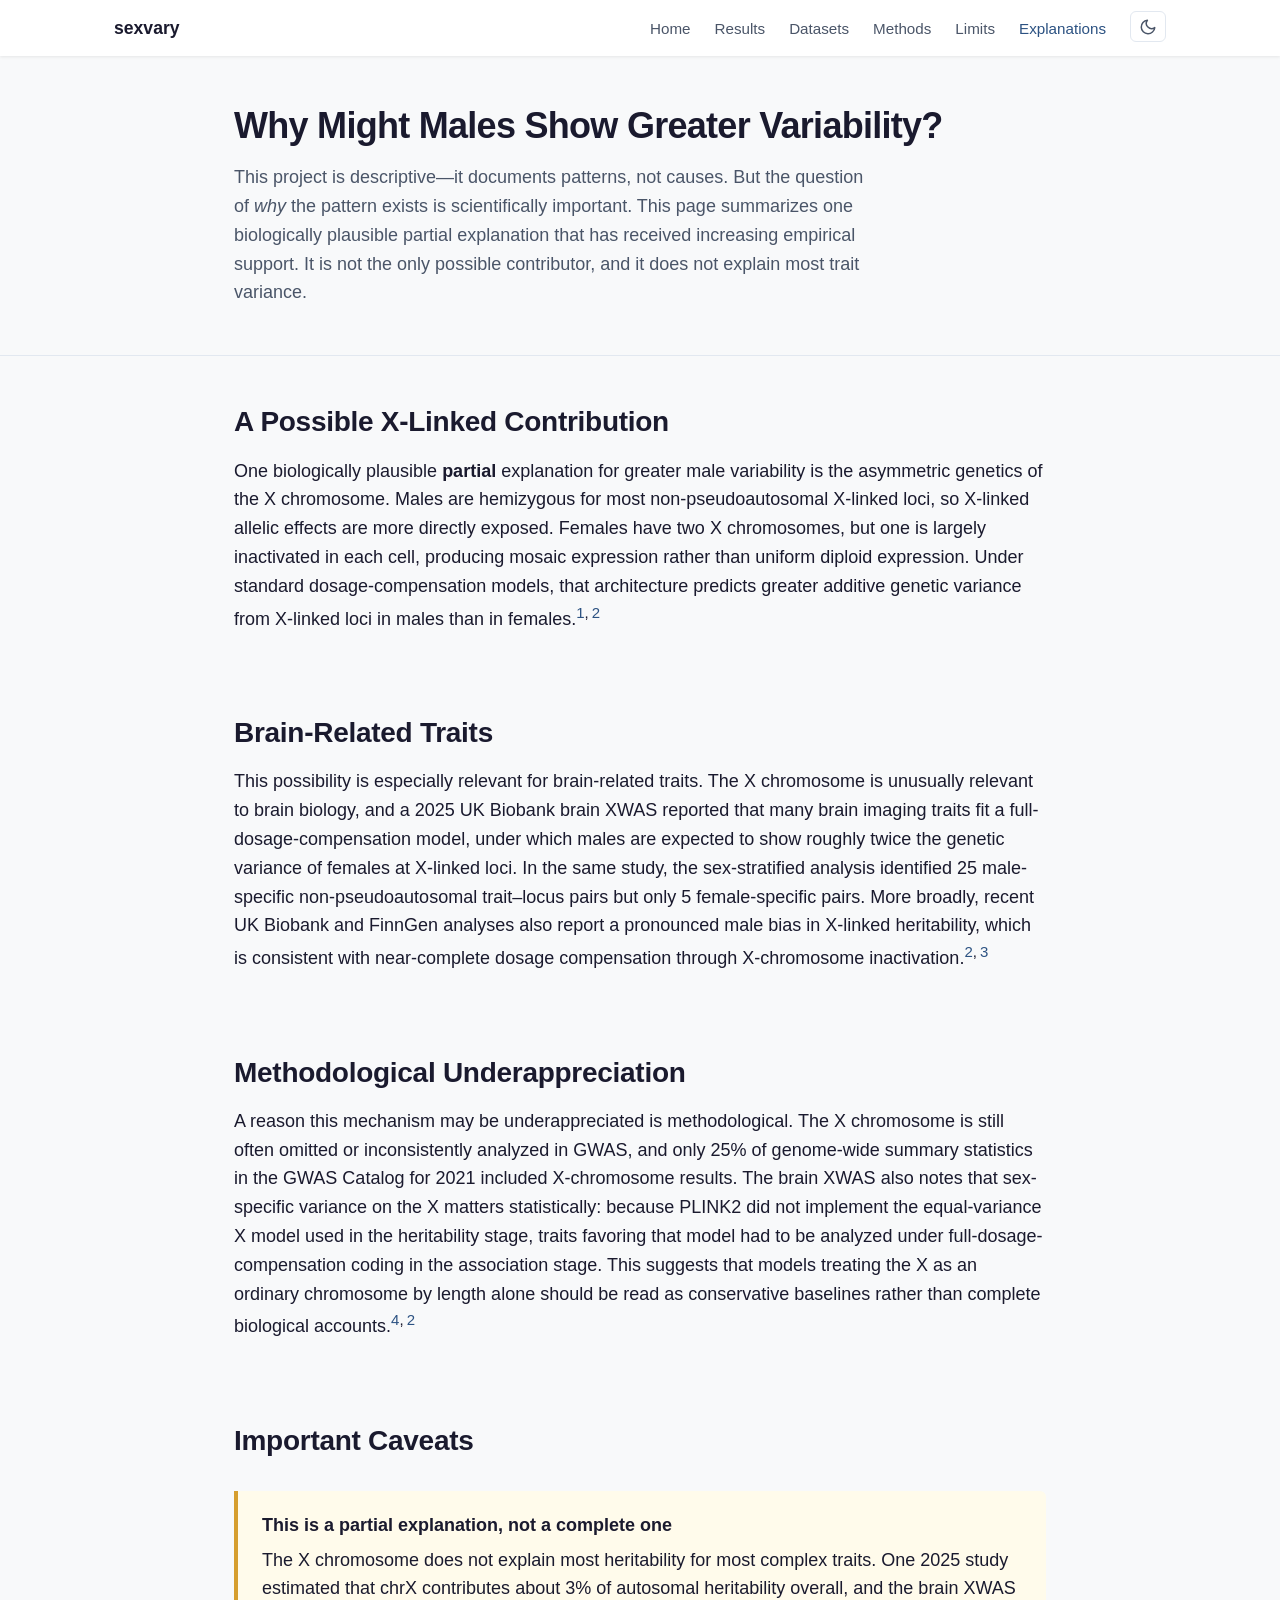
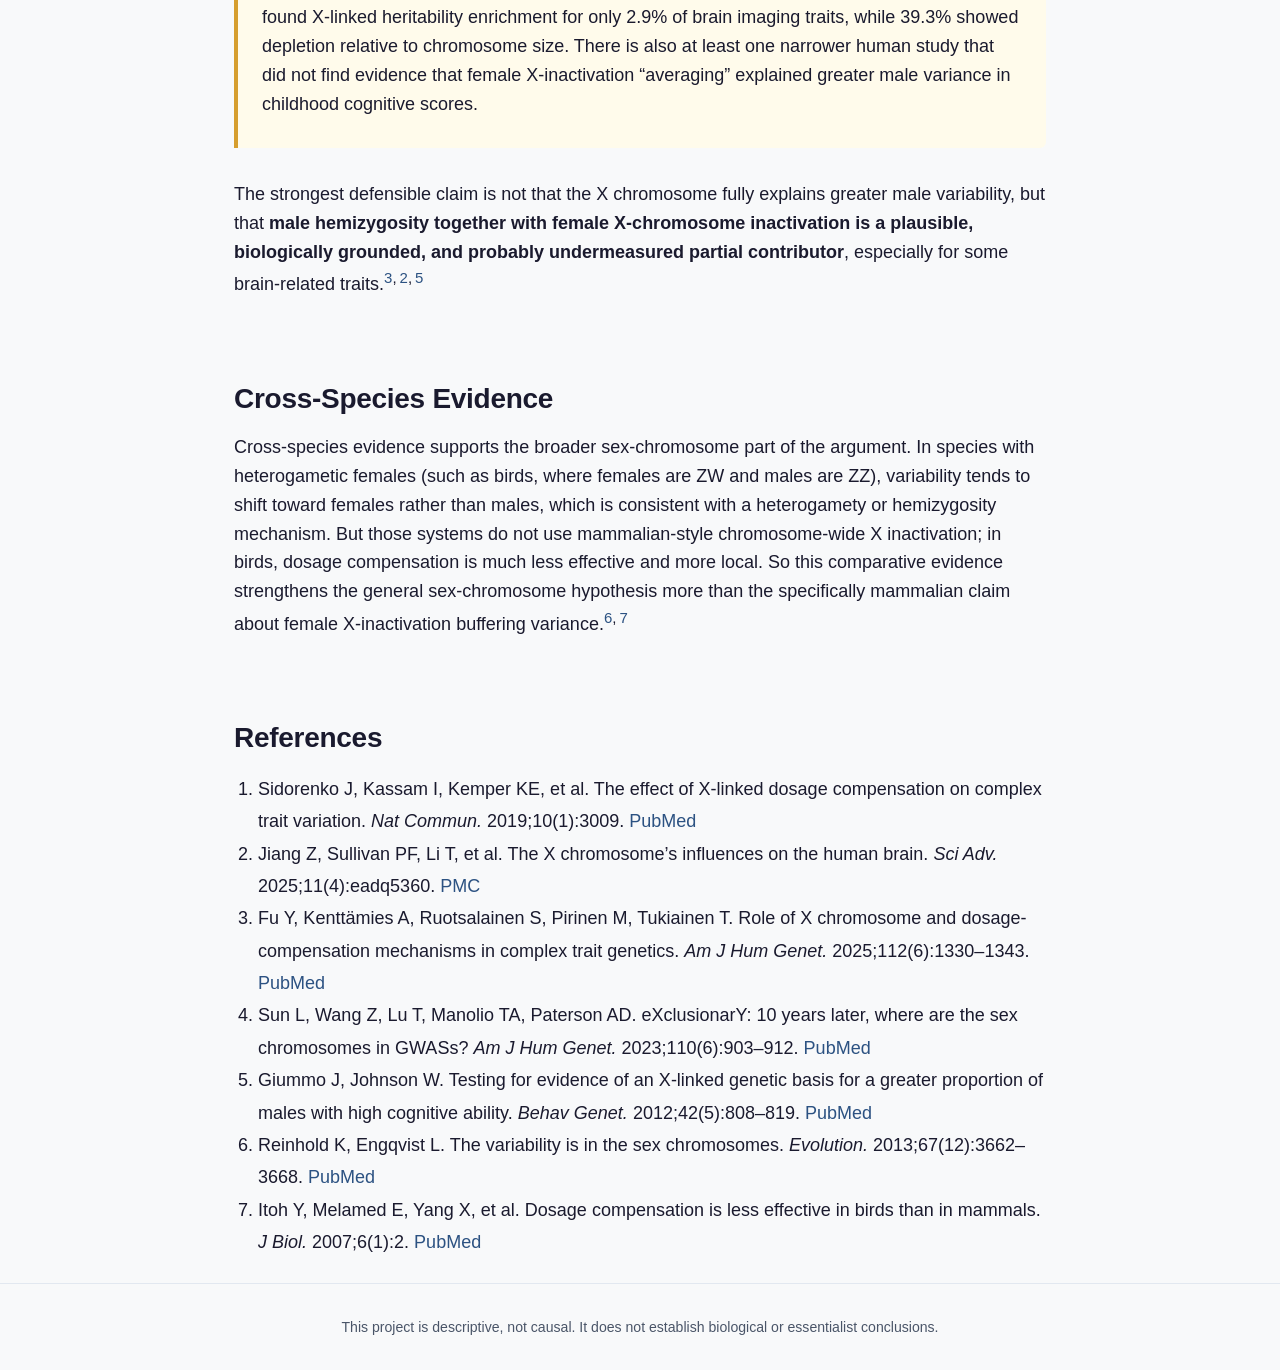
<file: site/explanations.html>
<!DOCTYPE html>
<html lang="en">
<head>
  <meta charset="utf-8">
  <meta name="viewport" content="width=device-width, initial-scale=1">
  <title>Possible Explanations &mdash; Sex Differences in Variability</title>
  <link rel="stylesheet" href="assets/css/main.css">
  <script src="assets/js/main.js"></script>
</head>
<body>

<nav class="nav">
  <div class="nav__inner">
    <a href="index.html" class="nav__brand">sexvary</a>
    <button class="nav__toggle" aria-label="Toggle navigation" aria-expanded="false">&#9776;</button>
    <ul class="nav__links">
      <li><a href="index.html">Home</a></li>
      <li><a href="results.html">Results</a></li>
      <li><a href="datasets.html">Datasets</a></li>
      <li><a href="methods.html">Methods</a></li>
      <li><a href="limits.html">Limits</a></li>
      <li><a href="explanations.html" class="active">Explanations</a></li>
      <li><button class="theme-toggle" aria-label="Toggle dark mode"></button></li>
    </ul>
  </div>
</nav>

<header class="page-header">
  <div class="container">
    <h1>Why Might Males Show Greater Variability?</h1>
    <p>This project is descriptive&mdash;it documents patterns, not causes. But the question of <em>why</em> the pattern exists is scientifically important. This page summarizes one biologically plausible partial explanation that has received increasing empirical support. It is not the only possible contributor, and it does not explain most trait variance.</p>
  </div>
</header>

<main class="prose-tight">

  <section class="section">
    <div class="container">
      <h2>A Possible X-Linked Contribution</h2>
      <p>
        One biologically plausible <strong>partial</strong> explanation for greater male variability
        is the asymmetric genetics of the X chromosome. Males are hemizygous for most
        non-pseudoautosomal X-linked loci, so X-linked allelic effects are more directly exposed.
        Females have two X chromosomes, but one is largely inactivated in each cell, producing
        mosaic expression rather than uniform diploid expression. Under standard
        dosage-compensation models, that architecture predicts greater additive genetic variance
        from X-linked loci in males than in
        females.<sup><a href="#ref-sidorenko">1</a>,&thinsp;<a href="#ref-jiang">2</a></sup>
      </p>
    </div>
  </section>

  <section class="section">
    <div class="container">
      <h2>Brain-Related Traits</h2>
      <p>
        This possibility is especially relevant for brain-related traits. The X chromosome is
        unusually relevant to brain biology, and a 2025 UK Biobank brain XWAS reported that many
        brain imaging traits fit a full-dosage-compensation model, under which males are expected
        to show roughly twice the genetic variance of females at X-linked loci. In the same study,
        the sex-stratified analysis identified 25 male-specific non-pseudoautosomal trait&ndash;locus
        pairs but only 5 female-specific pairs. More broadly, recent UK Biobank and FinnGen analyses
        also report a pronounced male bias in X-linked heritability, which is consistent with
        near-complete dosage compensation through X-chromosome
        inactivation.<sup><a href="#ref-jiang">2</a>,&thinsp;<a href="#ref-fu">3</a></sup>
      </p>
    </div>
  </section>

  <section class="section">
    <div class="container">
      <h2>Methodological Underappreciation</h2>
      <p>
        A reason this mechanism may be underappreciated is methodological. The X chromosome is
        still often omitted or inconsistently analyzed in GWAS, and only 25% of genome-wide
        summary statistics in the GWAS Catalog for 2021 included X-chromosome results. The brain
        XWAS also notes that sex-specific variance on the X matters statistically: because PLINK2
        did not implement the equal-variance X model used in the heritability stage, traits
        favoring that model had to be analyzed under full-dosage-compensation coding in the
        association stage. This suggests that models treating the X as an ordinary chromosome by
        length alone should be read as conservative baselines rather than complete biological
        accounts.<sup><a href="#ref-sun">4</a>,&thinsp;<a href="#ref-jiang">2</a></sup>
      </p>
    </div>
  </section>

  <section class="section">
    <div class="container">
      <h2>Important Caveats</h2>

      <div class="callout">
        <div class="callout__title">This is a partial explanation, not a complete one</div>
        <p>
          The X chromosome does not explain most heritability for most complex traits. One 2025
          study estimated that chrX contributes about 3% of autosomal heritability overall, and
          the brain XWAS found X-linked heritability enrichment for only 2.9% of brain imaging
          traits, while 39.3% showed depletion relative to chromosome size. There is also at least
          one narrower human study that did not find evidence that female X-inactivation
          &ldquo;averaging&rdquo; explained greater male variance in childhood cognitive scores.
        </p>
      </div>

      <p>
        The strongest defensible claim is not that the X chromosome fully explains greater male
        variability, but that <strong>male hemizygosity together with female X-chromosome
        inactivation is a plausible, biologically grounded, and probably undermeasured partial
        contributor</strong>, especially for some
        brain-related traits.<sup><a href="#ref-fu">3</a>,&thinsp;<a href="#ref-jiang">2</a>,&thinsp;<a href="#ref-giummo">5</a></sup>
      </p>
    </div>
  </section>

  <section class="section">
    <div class="container">
      <h2>Cross-Species Evidence</h2>
      <p>
        Cross-species evidence supports the broader sex-chromosome part of the argument. In species
        with heterogametic females (such as birds, where females are ZW and males are ZZ),
        variability tends to shift toward females rather than males, which is consistent with a
        heterogamety or hemizygosity mechanism. But those systems do not use mammalian-style
        chromosome-wide X inactivation; in birds, dosage compensation is much less effective and
        more local. So this comparative evidence strengthens the general sex-chromosome hypothesis
        more than the specifically mammalian claim about female X-inactivation buffering
        variance.<sup><a href="#ref-reinhold">6</a>,&thinsp;<a href="#ref-itoh">7</a></sup>
      </p>
    </div>
  </section>

  <section class="section">
    <div class="container">
      <h2>References</h2>
      <ol style="margin:0 0 0 1.5rem;line-height:1.8">
        <li id="ref-sidorenko">
          Sidorenko J, Kassam I, Kemper KE, et al.
          The effect of X-linked dosage compensation on complex trait variation.
          <em>Nat Commun.</em> 2019;10(1):3009.
          <a href="https://pubmed.ncbi.nlm.nih.gov/31285442/">PubMed</a>
        </li>
        <li id="ref-jiang">
          Jiang Z, Sullivan PF, Li T, et al.
          The X chromosome&rsquo;s influences on the human brain.
          <em>Sci Adv.</em> 2025;11(4):eadq5360.
          <a href="https://pmc.ncbi.nlm.nih.gov/articles/PMC11759047/">PMC</a>
        </li>
        <li id="ref-fu">
          Fu Y, Kentt&auml;mies A, Ruotsalainen S, Pirinen M, Tukiainen T.
          Role of X chromosome and dosage-compensation mechanisms in complex trait genetics.
          <em>Am J Hum Genet.</em> 2025;112(6):1330&ndash;1343.
          <a href="https://pubmed.ncbi.nlm.nih.gov/40359939/">PubMed</a>
        </li>
        <li id="ref-sun">
          Sun L, Wang Z, Lu T, Manolio TA, Paterson AD.
          eXclusionarY: 10 years later, where are the sex chromosomes in GWASs?
          <em>Am J Hum Genet.</em> 2023;110(6):903&ndash;912.
          <a href="https://pubmed.ncbi.nlm.nih.gov/37267899/">PubMed</a>
        </li>
        <li id="ref-giummo">
          Giummo J, Johnson W.
          Testing for evidence of an X-linked genetic basis for a greater proportion of males with high cognitive ability.
          <em>Behav Genet.</em> 2012;42(5):808&ndash;819.
          <a href="https://pubmed.ncbi.nlm.nih.gov/22843342/">PubMed</a>
        </li>
        <li id="ref-reinhold">
          Reinhold K, Engqvist L.
          The variability is in the sex chromosomes.
          <em>Evolution.</em> 2013;67(12):3662&ndash;3668.
          <a href="https://pubmed.ncbi.nlm.nih.gov/24299417/">PubMed</a>
        </li>
        <li id="ref-itoh">
          Itoh Y, Melamed E, Yang X, et al.
          Dosage compensation is less effective in birds than in mammals.
          <em>J Biol.</em> 2007;6(1):2.
          <a href="https://pubmed.ncbi.nlm.nih.gov/17352797/">PubMed</a>
        </li>
      </ol>
    </div>
  </section>

</main>

<footer class="footer">
  <div class="container">
    This project is descriptive, not causal. It does not establish biological or essentialist conclusions.
  </div>
</footer>

</body>
</html>
</file>
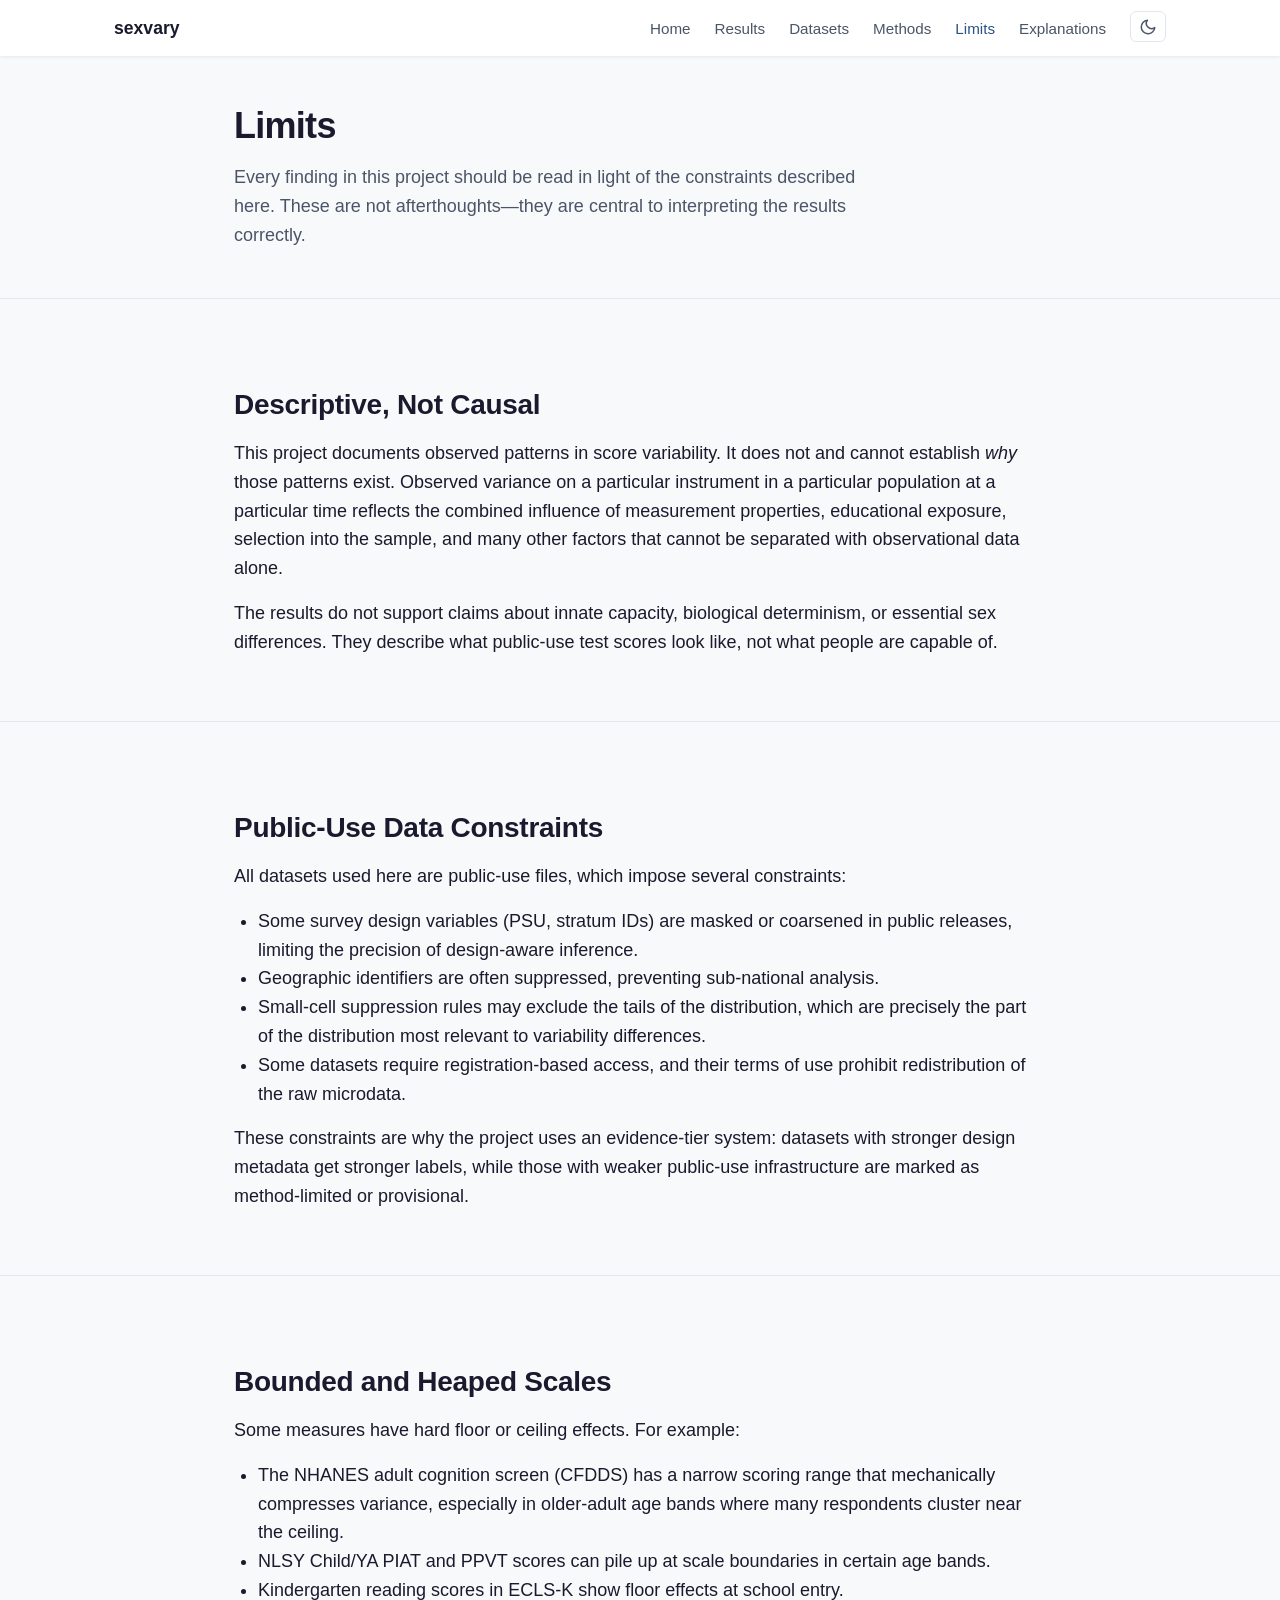
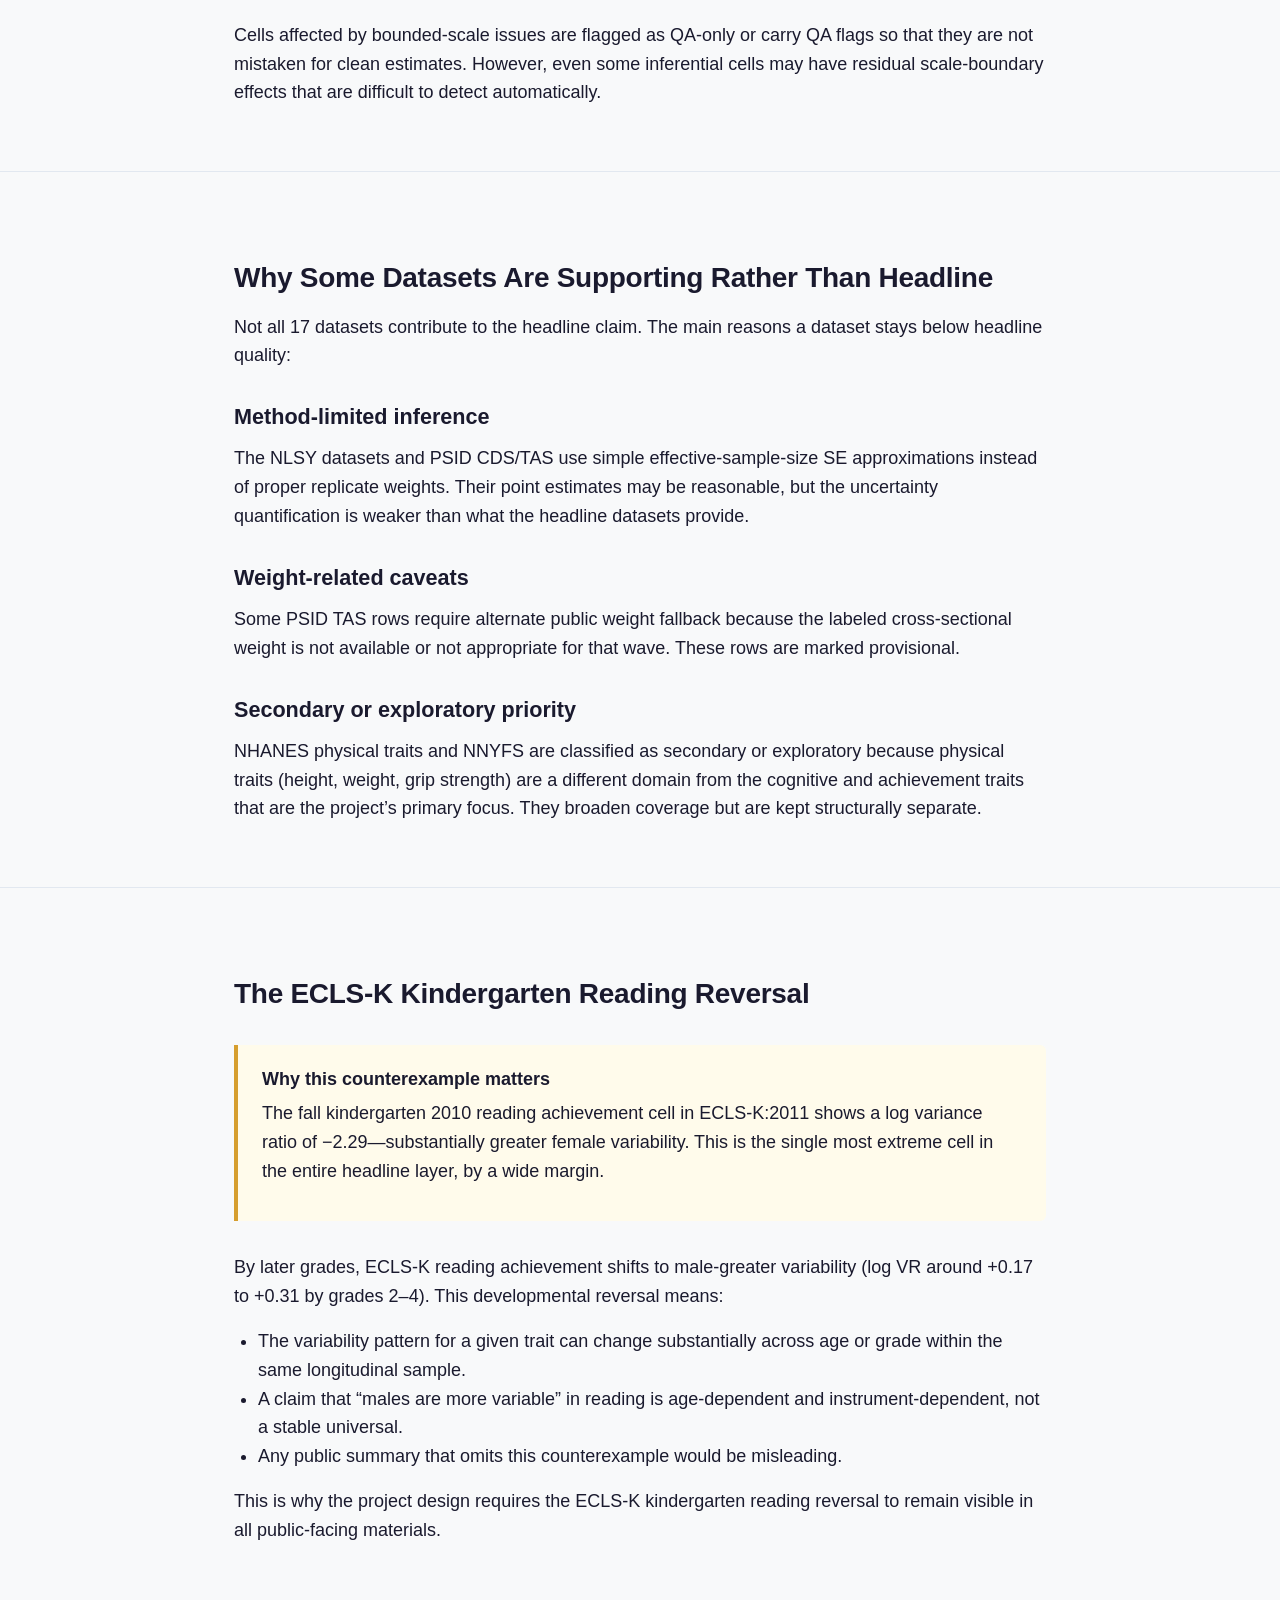
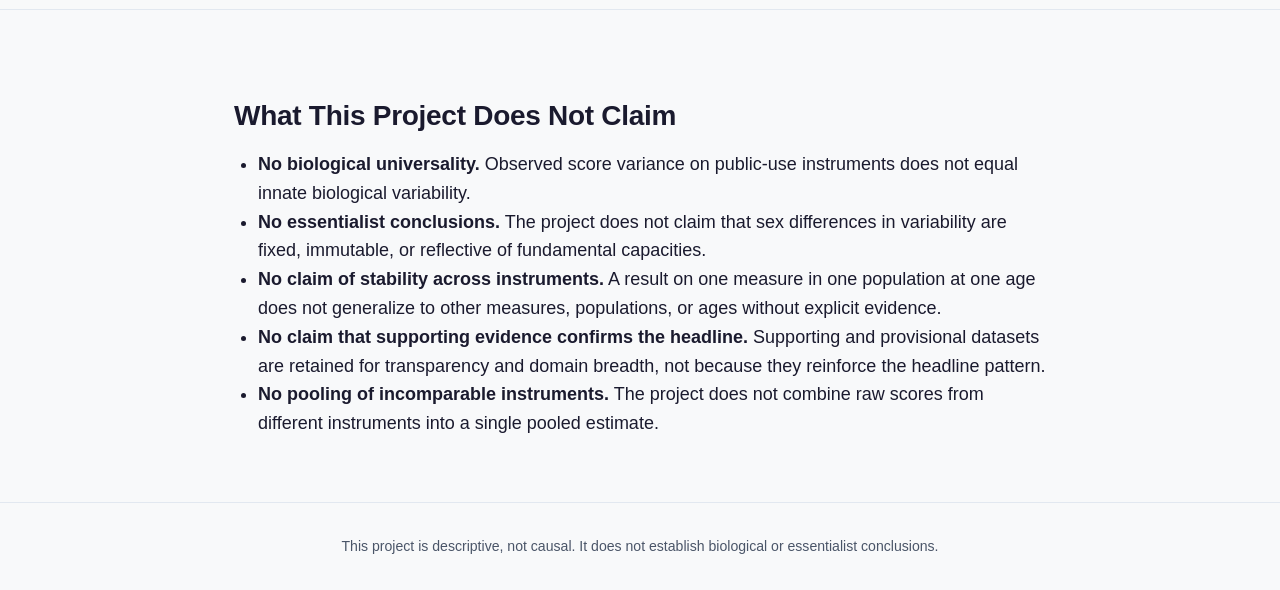
<file: site/limits.html>
<!DOCTYPE html>
<html lang="en">
<head>
  <meta charset="utf-8">
  <meta name="viewport" content="width=device-width, initial-scale=1">
  <title>Limits &mdash; Sex Differences in Variability</title>
  <link rel="stylesheet" href="assets/css/main.css">
  <script src="assets/js/main.js"></script>
</head>
<body>

<nav class="nav">
  <div class="nav__inner">
    <a href="index.html" class="nav__brand">sexvary</a>
    <button class="nav__toggle" aria-label="Toggle navigation" aria-expanded="false">&#9776;</button>
    <ul class="nav__links">
      <li><a href="index.html">Home</a></li>
      <li><a href="results.html">Results</a></li>
      <li><a href="datasets.html">Datasets</a></li>
      <li><a href="methods.html">Methods</a></li>
      <li><a href="limits.html" class="active">Limits</a></li>
      <li><a href="explanations.html">Explanations</a></li>
      <li><button class="theme-toggle" aria-label="Toggle dark mode"></button></li>
    </ul>
  </div>
</nav>

<header class="page-header">
  <div class="container">
    <h1>Limits</h1>
    <p>Every finding in this project should be read in light of the constraints described here. These are not afterthoughts&mdash;they are central to interpreting the results correctly.</p>
  </div>
</header>

<main>

  <!-- Descriptive not causal -->
  <section class="section">
    <div class="container">
      <h2>Descriptive, Not Causal</h2>
      <p>
        This project documents observed patterns in score variability. It does not and cannot
        establish <em>why</em> those patterns exist. Observed variance on a particular
        instrument in a particular population at a particular time reflects the combined
        influence of measurement properties, educational exposure, selection into the sample,
        and many other factors that cannot be separated with observational data alone.
      </p>
      <p>
        The results do not support claims about innate capacity, biological determinism, or
        essential sex differences. They describe what public-use test scores look like, not
        what people are capable of.
      </p>
    </div>
  </section>

  <!-- Public-use constraints -->
  <section class="section">
    <div class="container">
      <h2>Public-Use Data Constraints</h2>
      <p>
        All datasets used here are public-use files, which impose several constraints:
      </p>
      <ul style="margin:1rem 0 1rem 1.5rem">
        <li>Some survey design variables (PSU, stratum IDs) are masked or coarsened in public releases, limiting the precision of design-aware inference.</li>
        <li>Geographic identifiers are often suppressed, preventing sub-national analysis.</li>
        <li>Small-cell suppression rules may exclude the tails of the distribution, which are precisely the part of the distribution most relevant to variability differences.</li>
        <li>Some datasets require registration-based access, and their terms of use prohibit redistribution of the raw microdata.</li>
      </ul>
      <p>
        These constraints are why the project uses an evidence-tier system: datasets with
        stronger design metadata get stronger labels, while those with weaker public-use
        infrastructure are marked as method-limited or provisional.
      </p>
    </div>
  </section>

  <!-- Bounded scales -->
  <section class="section">
    <div class="container">
      <h2>Bounded and Heaped Scales</h2>
      <p>
        Some measures have hard floor or ceiling effects. For example:
      </p>
      <ul style="margin:1rem 0 1rem 1.5rem">
        <li>The NHANES adult cognition screen (CFDDS) has a narrow scoring range that mechanically compresses variance, especially in older-adult age bands where many respondents cluster near the ceiling.</li>
        <li>NLSY Child/YA PIAT and PPVT scores can pile up at scale boundaries in certain age bands.</li>
        <li>Kindergarten reading scores in ECLS-K show floor effects at school entry.</li>
      </ul>
      <p>
        Cells affected by bounded-scale issues are flagged as QA-only or carry QA flags so
        that they are not mistaken for clean estimates. However, even some inferential cells
        may have residual scale-boundary effects that are difficult to detect automatically.
      </p>
    </div>
  </section>

  <!-- Why some are supporting -->
  <section class="section">
    <div class="container">
      <h2>Why Some Datasets Are Supporting Rather Than Headline</h2>
      <p>
        Not all 17 datasets contribute to the headline claim. The main reasons a dataset
        stays below headline quality:
      </p>

      <h3>Method-limited inference</h3>
      <p>
        The NLSY datasets and PSID CDS/TAS use simple effective-sample-size SE approximations
        instead of proper replicate weights. Their point estimates may be reasonable, but the
        uncertainty quantification is weaker than what the headline datasets provide.
      </p>

      <h3>Weight-related caveats</h3>
      <p>
        Some PSID TAS rows require alternate public weight fallback because the labeled
        cross-sectional weight is not available or not appropriate for that wave. These
        rows are marked provisional.
      </p>

      <h3>Secondary or exploratory priority</h3>
      <p>
        NHANES physical traits and NNYFS are classified as secondary or exploratory because
        physical traits (height, weight, grip strength) are a different domain from the
        cognitive and achievement traits that are the project&rsquo;s primary focus. They
        broaden coverage but are kept structurally separate.
      </p>
    </div>
  </section>

  <!-- ECLS-K counterexample -->
  <section class="section">
    <div class="container">
      <h2>The ECLS-K Kindergarten Reading Reversal</h2>

      <div class="callout">
        <div class="callout__title">Why this counterexample matters</div>
        <p>
          The fall kindergarten 2010 reading achievement cell in ECLS-K:2011 shows a log
          variance ratio of &minus;2.29&mdash;substantially greater female variability. This is
          the single most extreme cell in the entire headline layer, by a wide margin.
        </p>
      </div>

      <p>
        By later grades, ECLS-K reading achievement shifts to male-greater variability
        (log VR around +0.17 to +0.31 by grades 2&ndash;4). This developmental reversal means:
      </p>
      <ul style="margin:1rem 0 1rem 1.5rem">
        <li>The variability pattern for a given trait can change substantially across age or grade within the same longitudinal sample.</li>
        <li>A claim that &ldquo;males are more variable&rdquo; in reading is age-dependent and instrument-dependent, not a stable universal.</li>
        <li>Any public summary that omits this counterexample would be misleading.</li>
      </ul>
      <p>
        This is why the project design requires the ECLS-K kindergarten reading reversal
        to remain visible in all public-facing materials.
      </p>
    </div>
  </section>

  <!-- What this project does not claim -->
  <section class="section">
    <div class="container">
      <h2>What This Project Does Not Claim</h2>
      <ul style="margin:1rem 0 1rem 1.5rem">
        <li><strong>No biological universality.</strong> Observed score variance on public-use instruments does not equal innate biological variability.</li>
        <li><strong>No essentialist conclusions.</strong> The project does not claim that sex differences in variability are fixed, immutable, or reflective of fundamental capacities.</li>
        <li><strong>No claim of stability across instruments.</strong> A result on one measure in one population at one age does not generalize to other measures, populations, or ages without explicit evidence.</li>
        <li><strong>No claim that supporting evidence confirms the headline.</strong> Supporting and provisional datasets are retained for transparency and domain breadth, not because they reinforce the headline pattern.</li>
        <li><strong>No pooling of incomparable instruments.</strong> The project does not combine raw scores from different instruments into a single pooled estimate.</li>
      </ul>
    </div>
  </section>

</main>

<footer class="footer">
  <div class="container">
    This project is descriptive, not causal. It does not establish biological or essentialist conclusions.
  </div>
</footer>

</body>
</html>
</file>
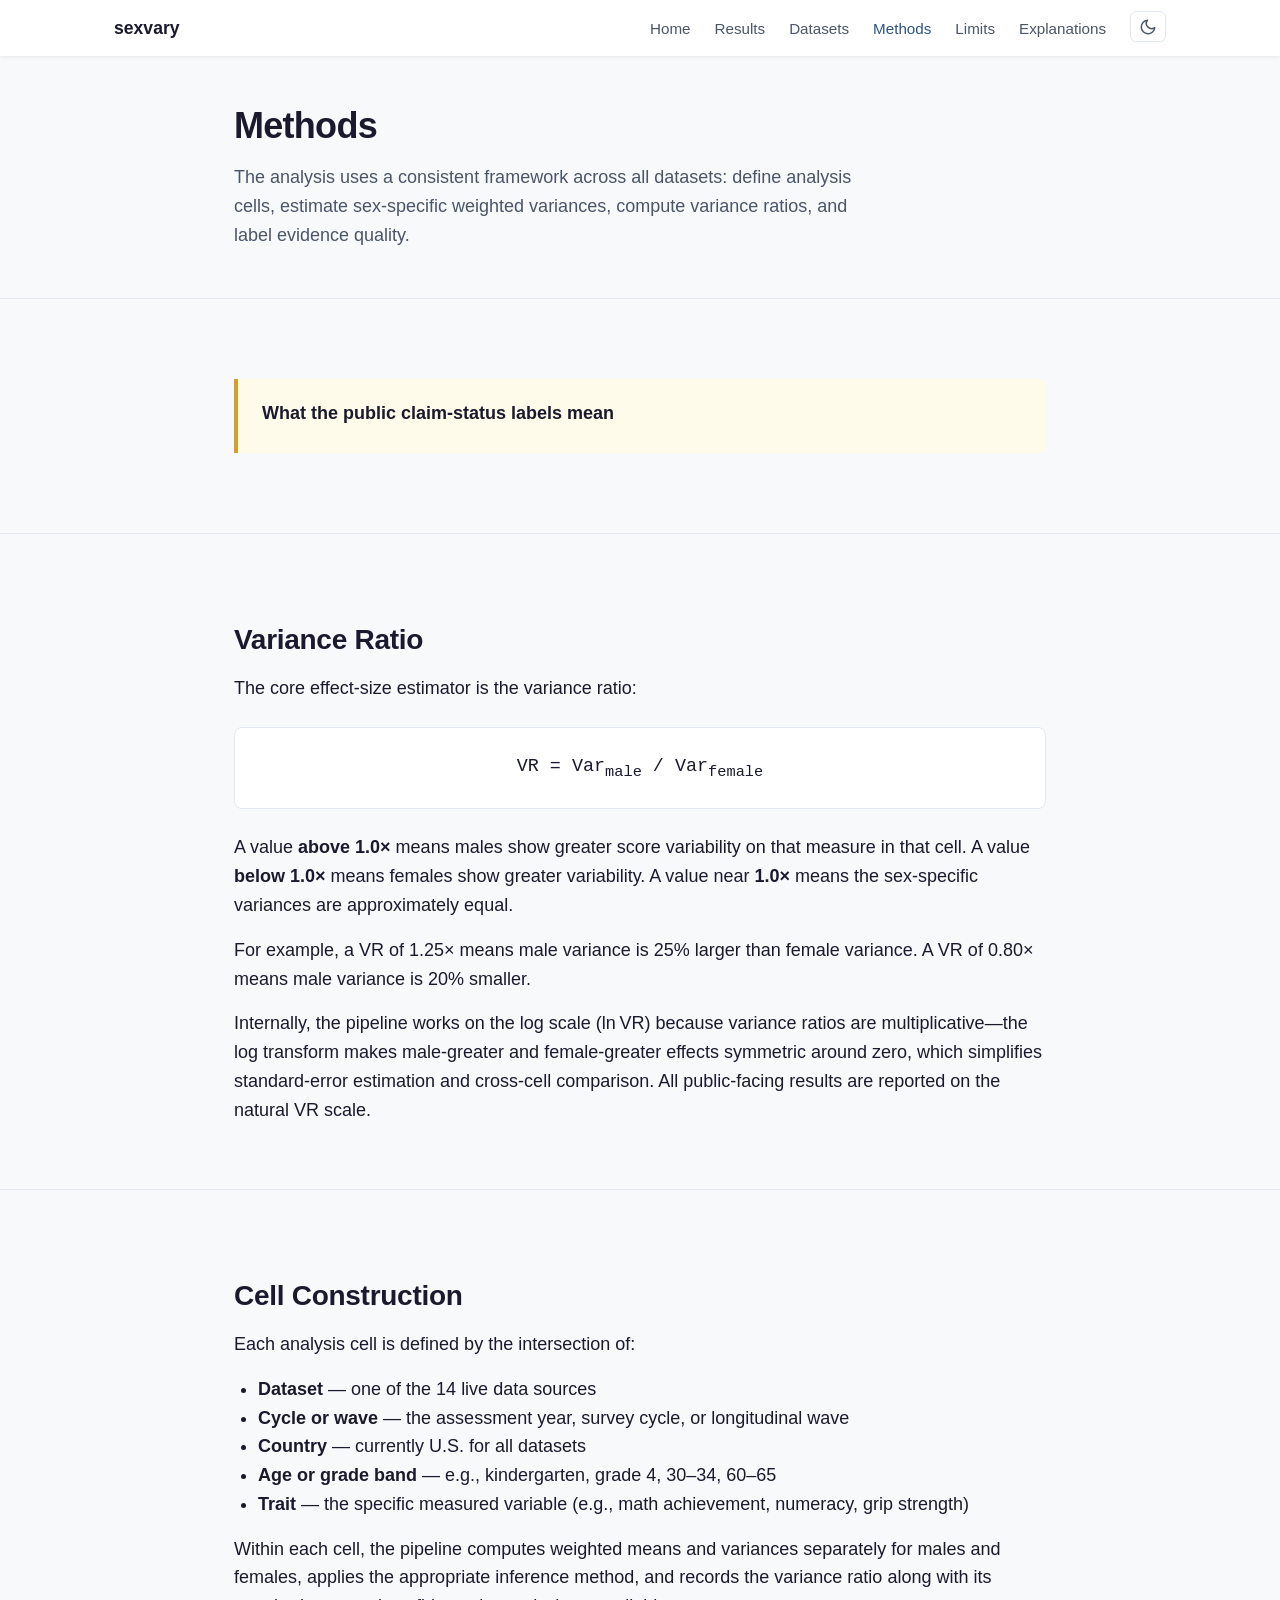
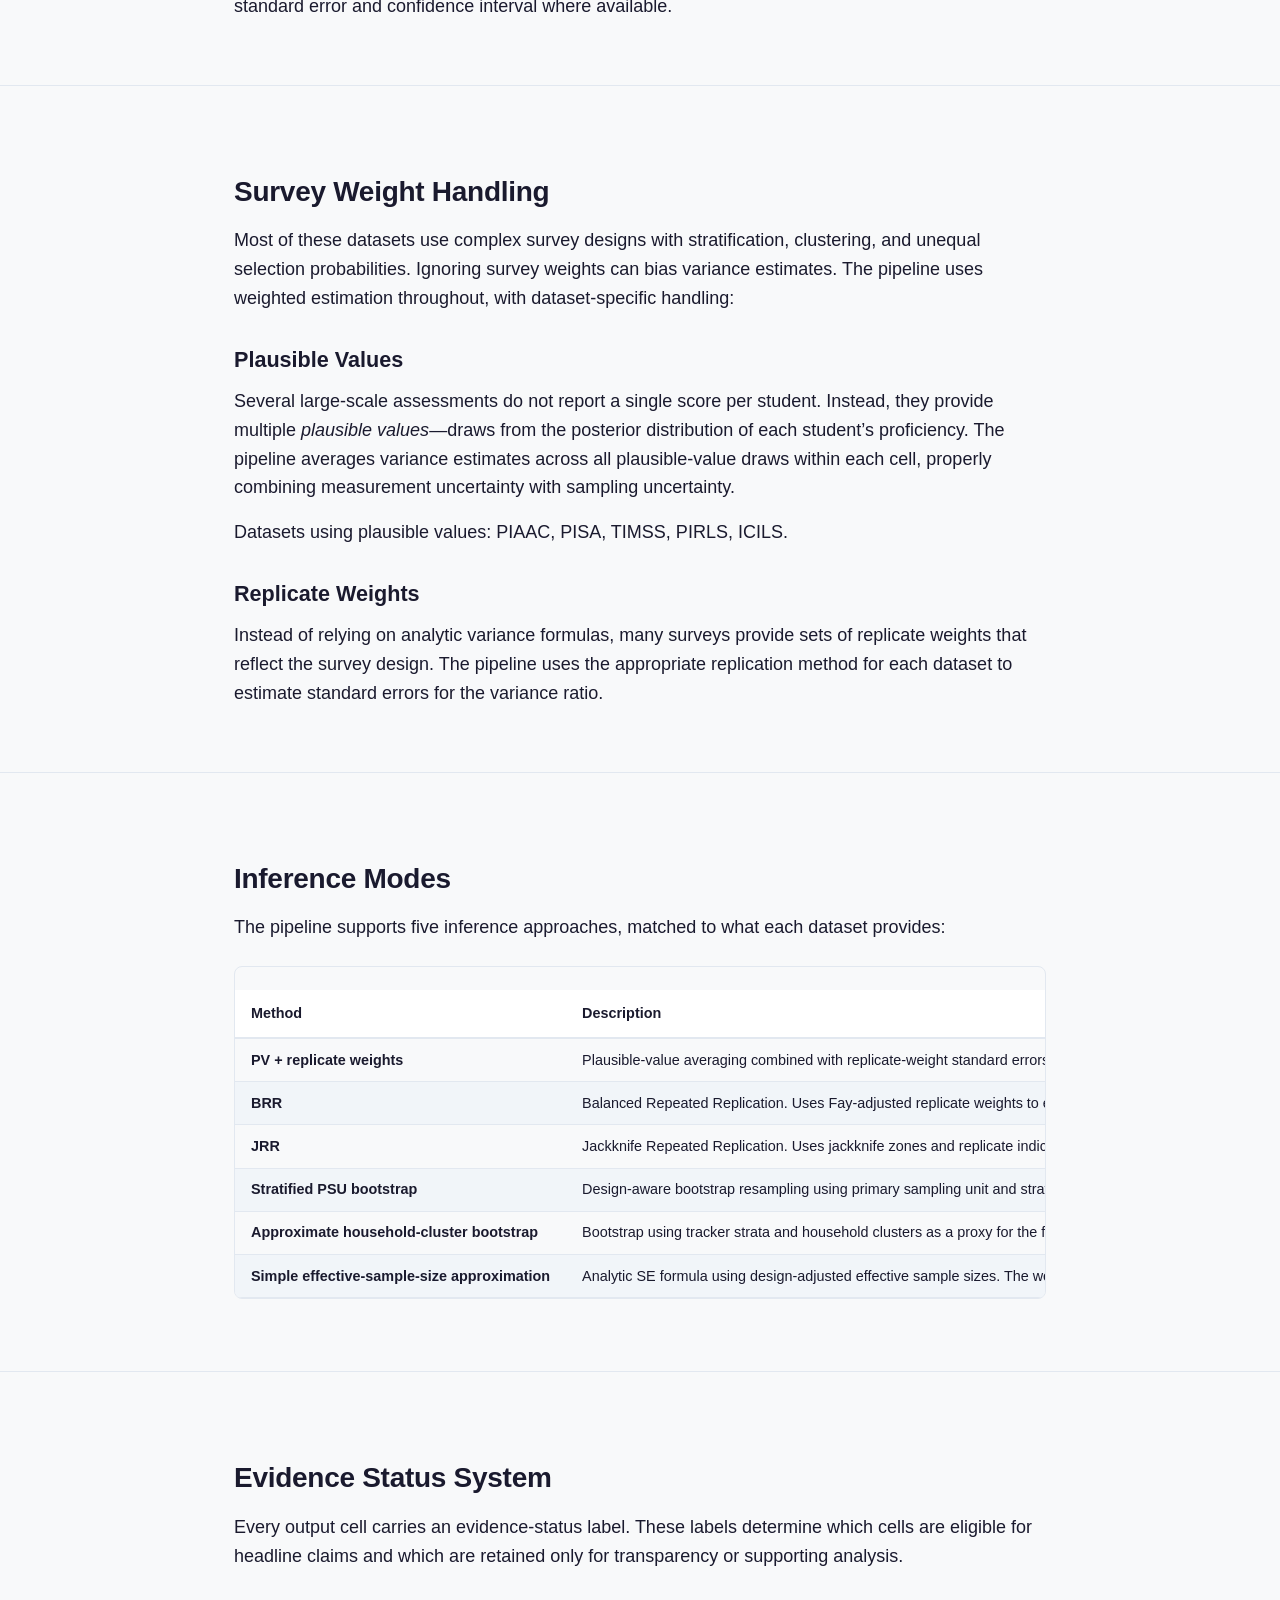
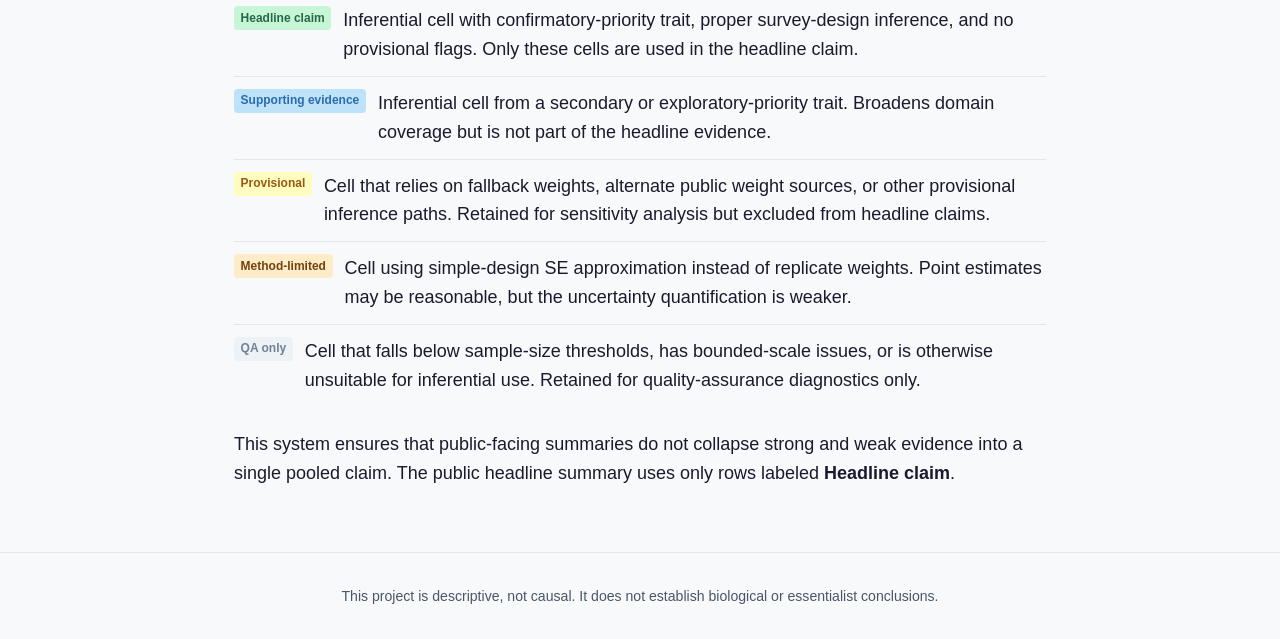
<file: site/methods.html>
<!DOCTYPE html>
<html lang="en">
<head>
  <meta charset="utf-8">
  <meta name="viewport" content="width=device-width, initial-scale=1">
  <title>Methods &mdash; Sex Differences in Variability</title>
  <link rel="stylesheet" href="assets/css/main.css">
  <script src="assets/js/main.js"></script>
</head>
<body>

<nav class="nav">
  <div class="nav__inner">
    <a href="index.html" class="nav__brand">sexvary</a>
    <button class="nav__toggle" aria-label="Toggle navigation" aria-expanded="false">&#9776;</button>
    <ul class="nav__links">
      <li><a href="index.html">Home</a></li>
      <li><a href="results.html">Results</a></li>
      <li><a href="datasets.html">Datasets</a></li>
      <li><a href="methods.html" class="active">Methods</a></li>
      <li><a href="limits.html">Limits</a></li>
      <li><a href="explanations.html">Explanations</a></li>
      <li><button class="theme-toggle" aria-label="Toggle dark mode"></button></li>
    </ul>
  </div>
</nav>

<header class="page-header">
  <div class="container">
    <h1>Methods</h1>
    <p>The analysis uses a consistent framework across all datasets: define analysis cells, estimate sex-specific weighted variances, compute variance ratios, and label evidence quality.</p>
  </div>
</header>

<main>

  <section class="section">
    <div class="container">
      <details class="callout">
        <summary class="callout__title" style="cursor:pointer">What the public claim-status labels mean</summary>
        <div style="margin-top:0.75rem">
          <ul style="margin:0 0 0 1.2rem;display:grid;gap:0.6rem">
            <li><strong>Headline claim</strong>: core confirmatory rows with the strongest survey-design handling and no fallback flags. Only these rows feed the main headline claim.</li>
            <li><strong>Supporting evidence</strong>: inferential rows kept for added age or domain coverage, but still kept separate from the main headline claim.</li>
            <li><strong>Provisional</strong>: rows that depend on fallback weights or other temporary inference paths. They stay visible, but they do not count as headline evidence.</li>
            <li><strong>Method-limited</strong>: rows with usable point estimates but weaker uncertainty estimates, usually because only simple effective-sample-size approximations were available.</li>
            <li><strong>QA only</strong>: rows retained for transparency and diagnostics only, not for inferential claims.</li>
          </ul>
        </div>
      </details>
    </div>
  </section>

  <!-- Core estimator -->
  <section class="section">
    <div class="container">
      <h2>Variance Ratio</h2>
      <p>The core effect-size estimator is the variance ratio:</p>

      <div class="formula">
        VR = Var<sub>male</sub> / Var<sub>female</sub>
      </div>

      <p>
        A value <strong>above 1.0&times;</strong> means males show greater score variability
        on that measure in that cell. A value <strong>below 1.0&times;</strong> means females
        show greater variability. A value near <strong>1.0&times;</strong> means the
        sex-specific variances are approximately equal.
      </p>
      <p>
        For example, a VR of 1.25&times; means male variance is 25% larger than female
        variance. A VR of 0.80&times; means male variance is 20% smaller.
      </p>
      <p>
        Internally, the pipeline works on the log scale
        (ln&thinsp;VR) because variance ratios are multiplicative&mdash;the log
        transform makes male-greater and female-greater effects symmetric around zero,
        which simplifies standard-error estimation and cross-cell comparison.
        All public-facing results are reported on the natural VR scale.
      </p>
    </div>
  </section>

  <!-- Cell construction -->
  <section class="section">
    <div class="container">
      <h2>Cell Construction</h2>
      <p>
        Each analysis cell is defined by the intersection of:
      </p>
      <ul style="margin:1rem 0 1rem 1.5rem">
        <li><strong>Dataset</strong> &mdash; one of the 14 live data sources</li>
        <li><strong>Cycle or wave</strong> &mdash; the assessment year, survey cycle, or longitudinal wave</li>
        <li><strong>Country</strong> &mdash; currently U.S. for all datasets</li>
        <li><strong>Age or grade band</strong> &mdash; e.g., kindergarten, grade 4, 30&ndash;34, 60&ndash;65</li>
        <li><strong>Trait</strong> &mdash; the specific measured variable (e.g., math achievement, numeracy, grip strength)</li>
      </ul>
      <p>
        Within each cell, the pipeline computes weighted means and variances separately for
        males and females, applies the appropriate inference method, and records the variance
        ratio along with its standard error and confidence interval where available.
      </p>
    </div>
  </section>

  <!-- Survey weights -->
  <section class="section">
    <div class="container">
      <h2>Survey Weight Handling</h2>
      <p>
        Most of these datasets use complex survey designs with stratification, clustering, and
        unequal selection probabilities. Ignoring survey weights can bias variance estimates.
        The pipeline uses weighted estimation throughout, with dataset-specific handling:
      </p>

      <h3>Plausible Values</h3>
      <p>
        Several large-scale assessments do not report a single score per student. Instead,
        they provide multiple <em>plausible values</em>&mdash;draws from the posterior
        distribution of each student&rsquo;s proficiency. The pipeline averages variance
        estimates across all plausible-value draws within each cell, properly combining
        measurement uncertainty with sampling uncertainty.
      </p>
      <p>Datasets using plausible values: PIAAC, PISA, TIMSS, PIRLS, ICILS.</p>

      <h3>Replicate Weights</h3>
      <p>
        Instead of relying on analytic variance formulas, many surveys provide sets of
        replicate weights that reflect the survey design. The pipeline uses the appropriate
        replication method for each dataset to estimate standard errors for the
        variance ratio.
      </p>
    </div>
  </section>

  <!-- Inference modes -->
  <section class="section">
    <div class="container">
      <h2>Inference Modes</h2>
      <p>The pipeline supports five inference approaches, matched to what each dataset provides:</p>

      <div class="table-wrap">
        <table class="data-table">
          <caption>Inference methods by dataset</caption>
          <thead>
            <tr>
              <th>Method</th>
              <th>Description</th>
              <th>Datasets</th>
            </tr>
          </thead>
          <tbody>
            <tr>
              <td><strong>PV + replicate weights</strong></td>
              <td>Plausible-value averaging combined with replicate-weight standard errors. The strongest inference mode, handling both measurement and sampling uncertainty.</td>
              <td>PIAAC, PISA, TIMSS, PIRLS, ICILS</td>
            </tr>
            <tr>
              <td><strong>BRR</strong></td>
              <td>Balanced Repeated Replication. Uses Fay-adjusted replicate weights to estimate SEs without plausible values.</td>
              <td>HSLS:09</td>
            </tr>
            <tr>
              <td><strong>JRR</strong></td>
              <td>Jackknife Repeated Replication. Uses jackknife zones and replicate indicators to estimate SEs.</td>
              <td>TIMSS, PIRLS, ICILS (combined with PV)</td>
            </tr>
            <tr>
              <td><strong>Stratified PSU bootstrap</strong></td>
              <td>Design-aware bootstrap resampling using primary sampling unit and stratum metadata.</td>
              <td>ECLS-K:2011, NHANES, NNYFS</td>
            </tr>
            <tr>
              <td><strong>Approximate household-cluster bootstrap</strong></td>
              <td>Bootstrap using tracker strata and household clusters as a proxy for the full survey design. Explicitly treated as method-limited.</td>
              <td>HRS</td>
            </tr>
            <tr>
              <td><strong>Simple effective-sample-size approximation</strong></td>
              <td>Analytic SE formula using design-adjusted effective sample sizes. The weakest inference mode. Cells using this method are marked method-limited and excluded from headline claims.</td>
              <td>NLSY79, NLSY97, NLSY79 Child/YA, PSID CDS/TAS</td>
            </tr>
          </tbody>
        </table>
      </div>
    </div>
  </section>

  <!-- Evidence status system -->
  <section class="section">
    <div class="container">
      <h2>Evidence Status System</h2>
      <p>
        Every output cell carries an evidence-status label. These labels determine which cells
        are eligible for headline claims and which are retained only for transparency or
        supporting analysis.
      </p>

      <ul class="tier-list">
        <li>
          <span class="badge badge--headline">Headline claim</span>
          <span>Inferential cell with confirmatory-priority trait, proper survey-design inference, and no provisional flags. Only these cells are used in the headline claim.</span>
        </li>
        <li>
          <span class="badge badge--supporting">Supporting evidence</span>
          <span>Inferential cell from a secondary or exploratory-priority trait. Broadens domain coverage but is not part of the headline evidence.</span>
        </li>
        <li>
          <span class="badge badge--provisional">Provisional</span>
          <span>Cell that relies on fallback weights, alternate public weight sources, or other provisional inference paths. Retained for sensitivity analysis but excluded from headline claims.</span>
        </li>
        <li>
          <span class="badge badge--method">Method-limited</span>
          <span>Cell using simple-design SE approximation instead of replicate weights. Point estimates may be reasonable, but the uncertainty quantification is weaker.</span>
        </li>
        <li>
          <span class="badge badge--qa">QA only</span>
          <span>Cell that falls below sample-size thresholds, has bounded-scale issues, or is otherwise unsuitable for inferential use. Retained for quality-assurance diagnostics only.</span>
        </li>
      </ul>

      <p>
        This system ensures that public-facing summaries do not collapse strong and weak
        evidence into a single pooled claim. The public headline summary uses only rows
        labeled <strong>Headline claim</strong>.
      </p>
    </div>
  </section>

</main>

<footer class="footer">
  <div class="container">
    This project is descriptive, not causal. It does not establish biological or essentialist conclusions.
  </div>
</footer>

</body>
</html>
</file>
<file: site/assets/css/main.css>
/* === Reset & Base === */
*, *::before, *::after { box-sizing: border-box; margin: 0; padding: 0; }

:root {
  --bg: #f8f9fa;
  --bg-alt: #ffffff;
  --text: #1a1a2e;
  --text-muted: #4a5568;
  --accent: #2c5282;
  --accent-light: #ebf4ff;
  --border: #e2e8f0;
  --table-stripe: #f1f5f9;
  --card-bg: #ffffff;
  --callout-bg: #fffbeb;
  --callout-border: #d69e2e;
  --badge-headline: #276749;
  --badge-headline-bg: #c6f6d5;
  --badge-supporting: #2b6cb0;
  --badge-supporting-bg: #bee3f8;
  --badge-provisional: #975a16;
  --badge-provisional-bg: #fefcbf;
  --badge-method: #744210;
  --badge-method-bg: #feebc8;
  --badge-qa: #718096;
  --badge-qa-bg: #edf2f7;
  --nav-bg: #ffffff;
  --nav-shadow: 0 1px 3px rgba(0,0,0,0.08);
  --font: -apple-system, BlinkMacSystemFont, 'Segoe UI', Roboto, 'Helvetica Neue', Arial, sans-serif;
  --mono: 'SFMono-Regular', Consolas, 'Liberation Mono', Menlo, monospace;
}

[data-theme="dark"] {
  --bg: #1a1a2e;
  --bg-alt: #16213e;
  --text: #e2e8f0;
  --text-muted: #a0aec0;
  --accent: #63b3ed;
  --accent-light: #1a365d;
  --border: #2d3748;
  --table-stripe: #1e293b;
  --card-bg: #1e293b;
  --callout-bg: #44337a1a;
  --callout-border: #ecc94b;
  --badge-headline: #9ae6b4;
  --badge-headline-bg: #22543d;
  --badge-supporting: #90cdf4;
  --badge-supporting-bg: #2a4365;
  --badge-provisional: #fefcbf;
  --badge-provisional-bg: #744210;
  --badge-method: #feebc8;
  --badge-method-bg: #7b341e;
  --badge-qa: #cbd5e0;
  --badge-qa-bg: #4a5568;
  --nav-bg: #16213e;
  --nav-shadow: 0 1px 3px rgba(0,0,0,0.3);
}

html { scroll-behavior: smooth; }

body {
  font-family: var(--font);
  font-size: 18px;
  line-height: 1.6;
  color: var(--text);
  background: var(--bg);
  transition: background 0.2s ease, color 0.2s ease;
}

/* === Typography === */
h1 { font-size: 2.25rem; font-weight: 700; line-height: 1.2; margin-bottom: 1rem; letter-spacing: -0.02em; }
h2 { font-size: 1.75rem; font-weight: 600; line-height: 1.3; margin: 2.5rem 0 1rem; letter-spacing: -0.01em; }
h3 { font-size: 1.35rem; font-weight: 600; line-height: 1.4; margin: 2rem 0 0.75rem; }
p { margin-bottom: 1rem; }
a { color: var(--accent); text-decoration: none; }
a:hover { text-decoration: underline; }
code { font-family: var(--mono); font-size: 0.88em; background: var(--table-stripe); padding: 0.15em 0.35em; border-radius: 3px; }

/* === Layout === */
.container { max-width: 860px; margin: 0 auto; padding: 0 1.5rem; }
.container--wide { max-width: 1100px; }

/* === Navigation === */
.nav {
  position: sticky;
  top: 0;
  z-index: 100;
  background: var(--nav-bg);
  box-shadow: var(--nav-shadow);
  transition: background 0.2s ease;
}

.nav__inner {
  max-width: 1100px;
  margin: 0 auto;
  padding: 0 1.5rem;
  display: flex;
  align-items: center;
  justify-content: space-between;
  height: 56px;
}

.nav__brand {
  font-weight: 700;
  font-size: 1.1rem;
  color: var(--text);
  text-decoration: none;
  white-space: nowrap;
}

.nav__links {
  display: flex;
  gap: 1.5rem;
  align-items: center;
  list-style: none;
}

.nav__links a {
  color: var(--text-muted);
  font-size: 0.95rem;
  font-weight: 500;
  text-decoration: none;
  transition: color 0.15s;
}

.nav__links a:hover,
.nav__links a.active {
  color: var(--accent);
}

.nav__toggle {
  display: none;
  background: none;
  border: none;
  color: var(--text);
  font-size: 1.5rem;
  cursor: pointer;
  padding: 0.25rem;
}

.theme-toggle {
  background: none;
  border: 1px solid var(--border);
  border-radius: 6px;
  padding: 0.35rem 0.5rem;
  cursor: pointer;
  color: var(--text-muted);
  font-size: 0.9rem;
  transition: border-color 0.15s;
  display: inline-flex;
  align-items: center;
  line-height: 1;
}

.theme-toggle svg { display: block; }
.theme-toggle:hover { border-color: var(--accent); }

/* === Hero === */
.hero {
  padding: 4rem 0 3rem;
  border-bottom: 1px solid var(--border);
}

.hero__subtitle {
  font-size: 1.15rem;
  color: var(--text-muted);
  max-width: 640px;
  margin-top: 0.5rem;
}

/* === Stats row === */
.stats {
  display: grid;
  grid-template-columns: repeat(auto-fit, minmax(200px, 1fr));
  gap: 1.25rem;
  margin: 2rem 0;
}

.stat-card {
  background: var(--card-bg);
  border: 1px solid var(--border);
  border-radius: 8px;
  padding: 1.25rem;
  transition: background 0.2s ease, border-color 0.2s ease;
}

.stat-card__value {
  font-size: 2rem;
  font-weight: 700;
  color: var(--accent);
  line-height: 1;
}

.stat-card__label {
  font-size: 0.88rem;
  color: var(--text-muted);
  margin-top: 0.35rem;
}

/* === Callout === */
.callout {
  background: var(--callout-bg);
  border-left: 4px solid var(--callout-border);
  border-radius: 0 6px 6px 0;
  padding: 1.25rem 1.5rem;
  margin: 2rem 0;
  transition: background 0.2s ease;
}

.callout__title {
  font-weight: 600;
  margin-bottom: 0.35rem;
}

details.callout summary {
  list-style: none;
}

details.callout summary::-webkit-details-marker {
  display: none;
}

/* === Figures === */
.figure {
  margin: 2rem 0;
  text-align: center;
}

.figure__img-wrap {
  background: #ffffff;
  border: 1px solid var(--border);
  border-radius: 8px;
  padding: 1rem;
  display: inline-block;
  max-width: 100%;
}

.figure img {
  max-width: 100%;
  height: auto;
  display: block;
}

.figure figcaption {
  font-size: 0.88rem;
  color: var(--text-muted);
  margin-top: 0.75rem;
  max-width: 640px;
  margin-left: auto;
  margin-right: auto;
}

/* === Tables === */
.table-wrap {
  overflow-x: auto;
  margin: 1.5rem 0;
  border: 1px solid var(--border);
  border-radius: 8px;
}

.data-table {
  width: 100%;
  border-collapse: collapse;
  font-size: 0.9rem;
  white-space: nowrap;
}

.data-table th {
  background: var(--bg-alt);
  font-weight: 600;
  text-align: left;
  padding: 0.75rem 1rem;
  border-bottom: 2px solid var(--border);
  position: sticky;
  top: 0;
}

.data-table td {
  padding: 0.6rem 1rem;
  border-bottom: 1px solid var(--border);
}

.data-table tbody tr:nth-child(even) { background: var(--table-stripe); }
.data-table tbody tr:hover { background: var(--accent-light); }
.data-table .num { text-align: right; font-variant-numeric: tabular-nums; }

/* === Evidence badges === */
.badge {
  display: inline-block;
  font-size: 0.75rem;
  font-weight: 600;
  padding: 0.2em 0.55em;
  border-radius: 4px;
  white-space: nowrap;
}

.badge--headline { color: var(--badge-headline); background: var(--badge-headline-bg); }
.badge--supporting { color: var(--badge-supporting); background: var(--badge-supporting-bg); }
.badge--provisional { color: var(--badge-provisional); background: var(--badge-provisional-bg); }
.badge--method { color: var(--badge-method); background: var(--badge-method-bg); }
.badge--qa { color: var(--badge-qa); background: var(--badge-qa-bg); }

/* === Compact prose (explanations page) === */
.prose-tight .section { padding: 1.5rem 0; }
.prose-tight .section + .section { border-top: none; }
.prose-tight p { margin-bottom: 0.6rem; }
.prose-tight h2 { margin-top: 1.5rem; }

/* === Section spacing === */
.section { padding: 3rem 0; }
.section + .section { border-top: 1px solid var(--border); }

/* === Page header === */
.page-header {
  padding: 3rem 0 2rem;
  border-bottom: 1px solid var(--border);
}

.page-header p {
  color: var(--text-muted);
  max-width: 640px;
}

/* === Evidence tier list (methods page) === */
.tier-list {
  list-style: none;
  margin: 1.5rem 0;
}

.tier-list li {
  padding: 0.75rem 0;
  border-bottom: 1px solid var(--border);
  display: flex;
  gap: 0.75rem;
  align-items: flex-start;
}

.tier-list li:last-child { border-bottom: none; }

/* === Dataset cards === */
.dataset-group { margin: 2rem 0; }

.dataset-card {
  background: var(--card-bg);
  border: 1px solid var(--border);
  border-radius: 8px;
  padding: 1.25rem 1.5rem;
  margin-bottom: 1rem;
  transition: background 0.2s ease;
}

.dataset-card__header {
  display: flex;
  align-items: center;
  gap: 0.75rem;
  margin-bottom: 0.5rem;
}

.dataset-card__name {
  font-weight: 600;
  font-size: 1.05rem;
}

.dataset-card p {
  font-size: 0.95rem;
  color: var(--text-muted);
  margin-bottom: 0;
}

/* === Formula === */
.formula {
  background: var(--card-bg);
  border: 1px solid var(--border);
  border-radius: 8px;
  padding: 1.5rem;
  text-align: center;
  font-size: 1.15rem;
  font-family: var(--mono);
  margin: 1.5rem 0;
}

/* === Footer === */
.footer {
  padding: 2rem 0;
  border-top: 1px solid var(--border);
  font-size: 0.88rem;
  color: var(--text-muted);
  text-align: center;
}

/* === Responsive === */
@media (max-width: 768px) {
  body { font-size: 16px; }
  h1 { font-size: 1.75rem; }
  h2 { font-size: 1.4rem; }
  .hero { padding: 2.5rem 0 2rem; }
  .stats { grid-template-columns: 1fr; }

  .nav__toggle { display: block; }

  .nav__links {
    display: none;
    position: absolute;
    top: 56px;
    left: 0;
    right: 0;
    background: var(--nav-bg);
    flex-direction: column;
    padding: 1rem 1.5rem;
    gap: 0.5rem;
    box-shadow: var(--nav-shadow);
  }

  .nav__links.open { display: flex; }

  .section { padding: 2rem 0; }
}

@media (max-width: 480px) {
  .container { padding: 0 1rem; }
  .stat-card__value { font-size: 1.6rem; }
}
</file>
